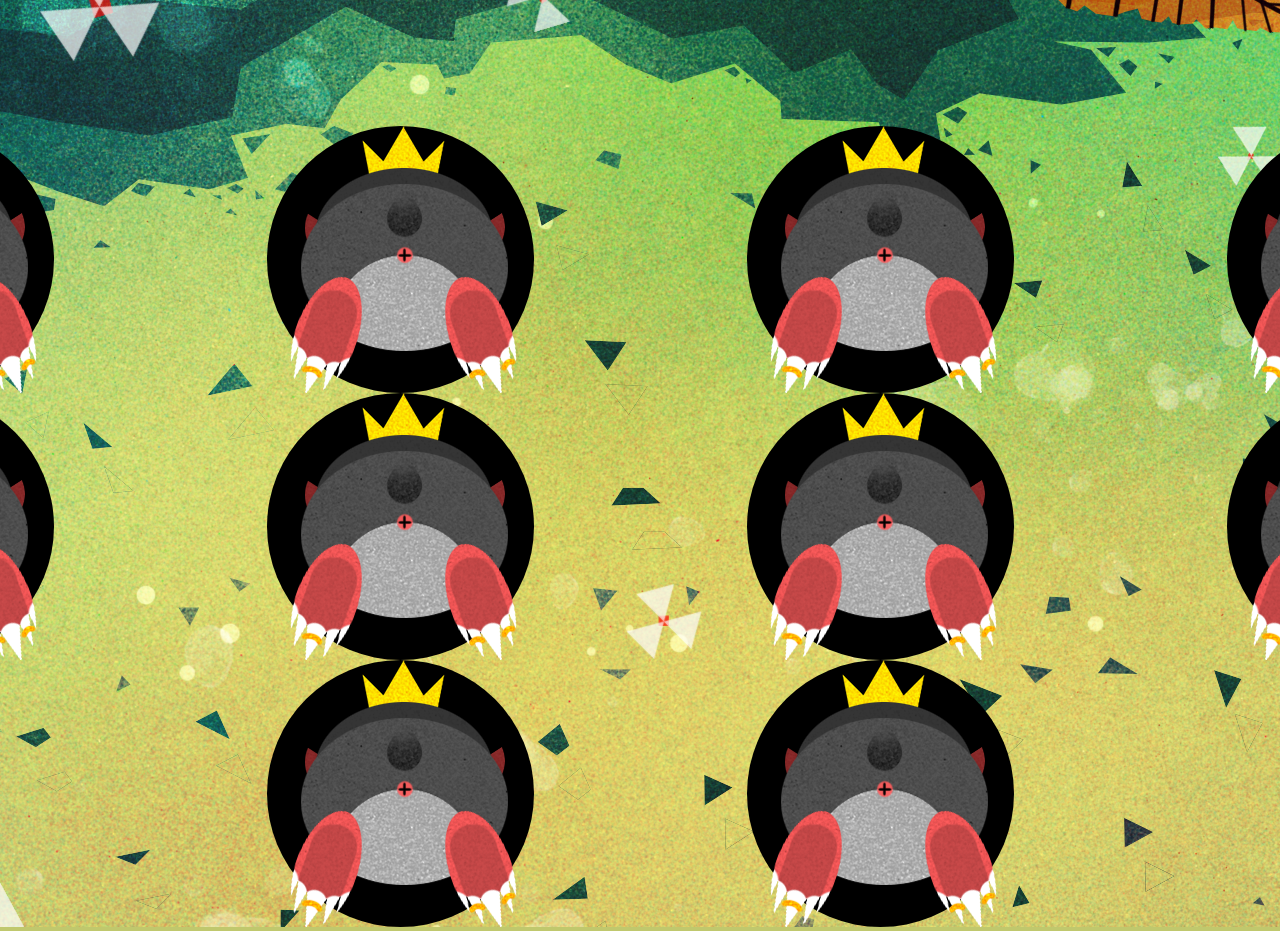
<file: mole-game/mole.html>
<!DOCTYPE html>
<html lang="en">

<head>
  <meta charset="UTF-8">
  <meta name="viewport" content="width=device-width, initial-scale=1.0">
  <meta http-equiv="X-UA-Compatible" content="ie=edge">
  <title>Star Moles!</title>
  <link rel="stylesheet" href="mole.css">
</head>

<body>
  <section class="bg">
    <div class="worm-box">
      <div style="width: 5%" class="worm-container">
        <img class="worm" src="./worm.png" alt="worm meter">
      </div>
    </div>
    <div class="hole-container">
      <div class="hole" id="hole-0"><img data-index="0" src="./king-mole-hungry.png" alt="mole" class="mole"></div>
    </div>
    <div class="hole-container">
      <div class="hole" id="hole-1"><img data-index="1" src="./king-mole-fed.png" alt="mole" class="mole"></div>
    </div>
    <div class="hole-container">
      <div class="hole" id="hole-2"><img data-index="2" src="./king-mole-hungry.png" alt="mole" class="mole"></div>
    </div>
    <div class="hole-container">
      <div class="hole" id="hole-3"><img data-index="3" src="./king-mole-sad.png" alt="mole" class="mole"></div>
    </div>
    <div class="hole-container">
      <div class="hole" id="hole-4"><img data-index="4" src="./king-mole-leaving.png" alt="mole" class="mole"></div>
    </div>
    <div class="hole-container">
      <div class="hole" id="hole-5"><img data-index="5" src="./mole-hungry.png" alt="mole" class="mole"></div>
    </div>
    <div class="hole-container">
      <div class="hole" id="hole-6"><img data-index="6" src="./mole-fed.png" alt="mole" class="mole"></div>
    </div>
    <div class="hole-container">
      <div class="hole" id="hole-7"><img data-index="7" src="./mole-sad.png" alt="mole" class="mole"></div>
    </div>
    <div class="hole-container">
      <div class="hole" id="hole-8"><img data-index="8" src="./mole-leaving.png" alt="mole" class="mole"></div>
    </div>
    <div class="hole-container">
      <div class="hole" id="hole-9"><img data-index="9" src="./king-mole-hungry.png" alt="happy mole" class="mole"></div>
    </div>
  </section>
  <img class="win" src="win.png" alt="mole">
  <script src="mole.js"></script>
</body>

</html>
</file>
<file: mole-game/mole.css>
* {
  box-sizing: border-box;
}

body {
  cursor: url(./cursor.png), default;
  background-color: #c0c86d;
  display: flex;
  justify-content: center;
  align-items: center;
  flex-direction: column;
  padding: 0;
  margin: 0;
  height: 100vh;
  width: 100vw;
}

.bg {
  background-image: url(./background.png);
  background-repeat: no-repeat;
  width: 1920px;
  height: 1080px;
  display: flex;
  flex-wrap: wrap;
  justify-content: center;
  align-items: center;
}

.hole {
  background: black;
  border-radius: 50%;
  overflow: visible;
  width: 267px;
  height: 267px;
}

.hole-container {
  width: 25%;
  display: flex;
  justify-content: center;
  align-items: center;
}

.mole {
  position: relative;
  right: 30px;
}

.hungry {
  cursor: url(./cursor-worm.png), pointer;
}

.gone {
  display: none;
}

.worm {
  width: 1660px;
}

.worm-container {
  overflow: hidden;
  transition: width 0.5s ease-in-out;
}

.worm-box {
  width: 1660px;
}

.win {
  max-width: 100vw;
  max-height: 100vh;
  display: none;
}

.hide {
  display: none;
}

.show {
  display: block;
}
</file>
